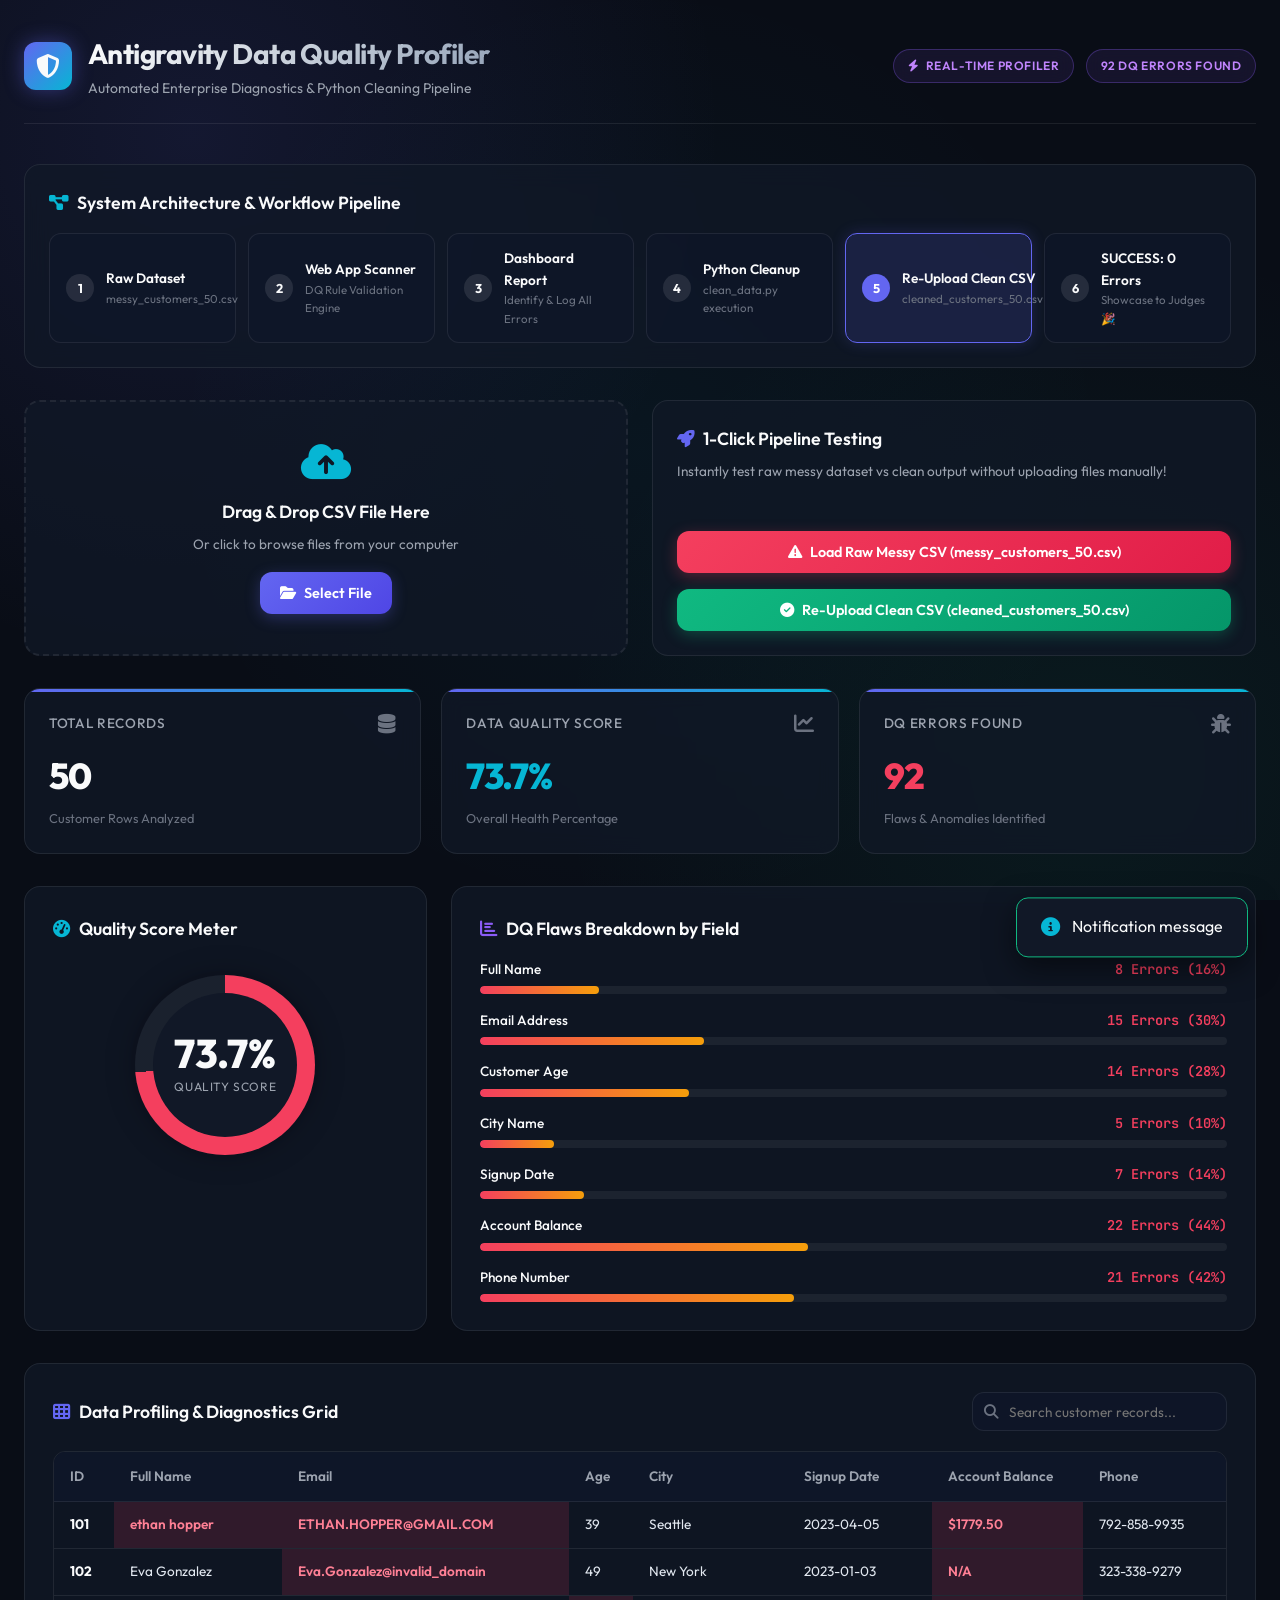
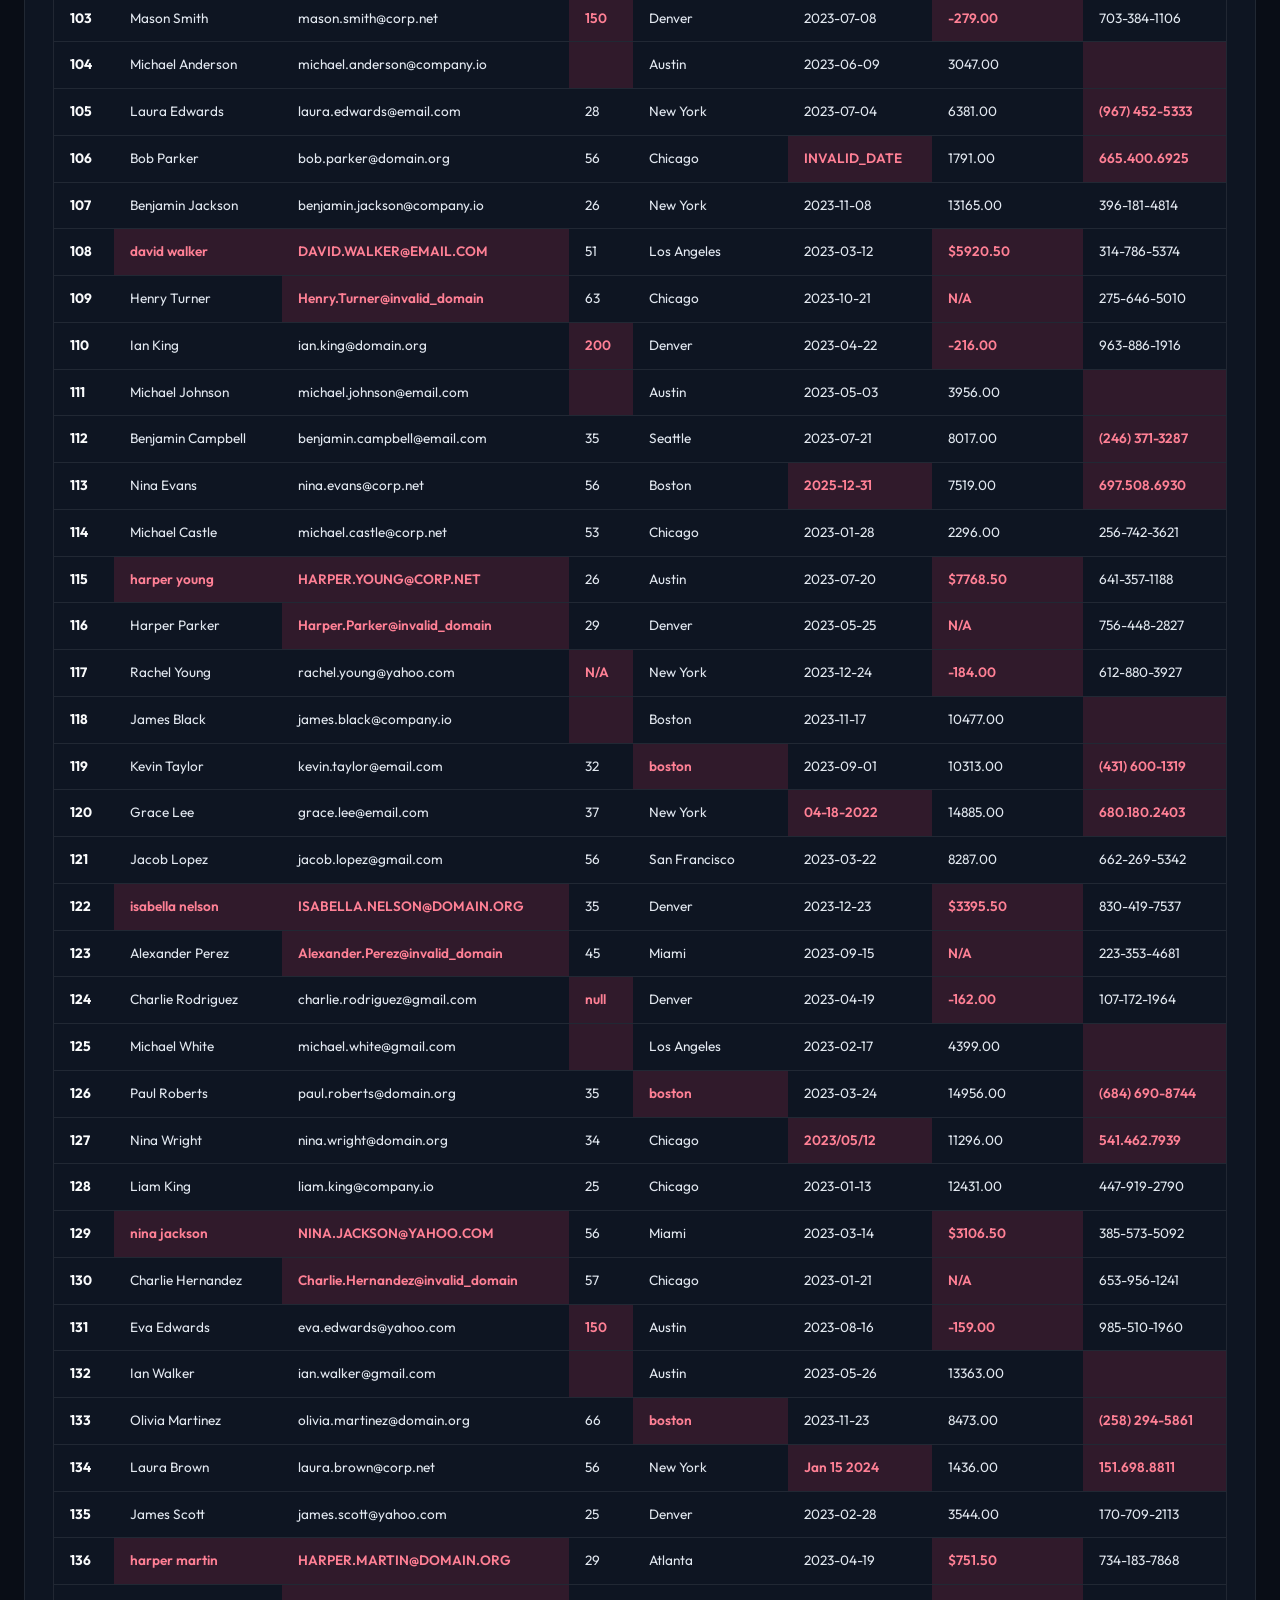
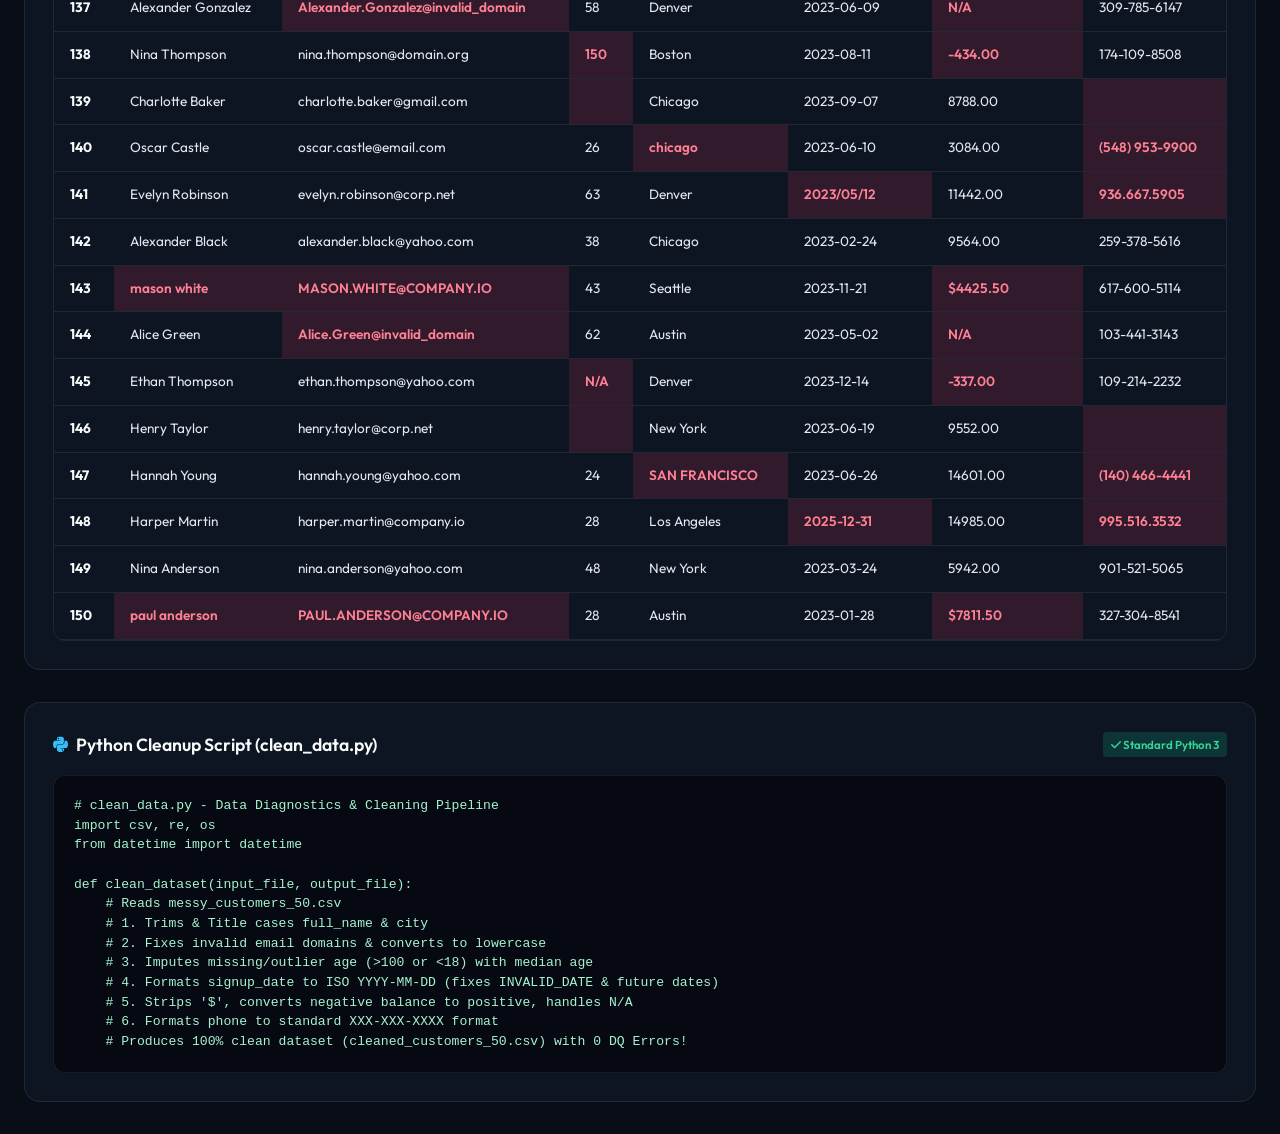
<file: Aditya.a/Data profiler/index.html>
<!DOCTYPE html>
<html lang="en">
<head>
  <meta charset="UTF-8">
  <meta name="viewport" content="width=device-width, initial-scale=1.0">
  <title>Antigravity Data Quality Scanner & Profiler Engine</title>
  <link rel="stylesheet" href="styles.css">
  <link rel="stylesheet" href="https://cdnjs.cloudflare.com/ajax/libs/font-awesome/6.4.0/css/all.min.css">
</head>
<body>
  <div class="app-container">

    <!-- Brand Header -->
    <header class="app-header">
      <div class="brand-wrapper">
        <div class="brand-logo">
          <i class="fa-solid fa-shield-halved"></i>
        </div>
        <div class="brand-text">
          <h1>Antigravity Data Quality Profiler</h1>
          <p>Automated Enterprise Diagnostics & Python Cleaning Pipeline</p>
        </div>
      </div>
      <div class="header-badges">
        <span class="badge badge-purple"><i class="fa-solid fa-bolt"></i> Real-time Profiler</span>
        <span class="badge badge-cyan" id="lblHealthStatus"><i class="fa-solid fa-circle-check"></i> Ready</span>
      </div>
    </header>

    <!-- Workflow Architecture Stepper (As per user request image) -->
    <section class="workflow-section">
      <div class="section-title">
        <i class="fa-solid fa-diagram-project" style="color: var(--accent-cyan);"></i>
        System Architecture & Workflow Pipeline
      </div>
      <div class="stepper">
        <div class="step-card" id="step1Card">
          <div class="step-num">1</div>
          <div class="step-info">
            <h4>Raw Dataset</h4>
            <p>messy_customers_50.csv</p>
          </div>
        </div>
        <div class="step-card" id="step2Card">
          <div class="step-num">2</div>
          <div class="step-info">
            <h4>Web App Scanner</h4>
            <p>DQ Rule Validation Engine</p>
          </div>
        </div>
        <div class="step-card" id="step3Card">
          <div class="step-num">3</div>
          <div class="step-info">
            <h4>Dashboard Report</h4>
            <p>Identify & Log All Errors</p>
          </div>
        </div>
        <div class="step-card" id="step4Card">
          <div class="step-num">4</div>
          <div class="step-info">
            <h4>Python Cleanup</h4>
            <p>clean_data.py execution</p>
          </div>
        </div>
        <div class="step-card" id="step5Card">
          <div class="step-num">5</div>
          <div class="step-info">
            <h4>Re-Upload Clean CSV</h4>
            <p>cleaned_customers_50.csv</p>
          </div>
        </div>
        <div class="step-card" id="step6Card">
          <div class="step-num">6</div>
          <div class="step-info">
            <h4>SUCCESS: 0 Errors</h4>
            <p>Showcase to Judges 🎉</p>
          </div>
        </div>
      </div>
    </section>

    <!-- Upload & Quick Actions Section -->
    <section class="upload-grid">
      <!-- Drag & Drop Zone -->
      <div class="dropzone-card" id="dropzone" onclick="document.getElementById('csvFileInput').click()">
        <i class="fa-solid fa-cloud-arrow-up upload-icon"></i>
        <h3>Drag & Drop CSV File Here</h3>
        <p>Or click to browse files from your computer</p>
        <button class="btn btn-primary"><i class="fa-solid fa-folder-open"></i> Select File</button>
        <input type="file" id="csvFileInput" class="file-input" accept=".csv">
      </div>

      <!-- Quick Action Cards -->
      <div class="quick-load-card">
        <div>
          <div class="section-title" style="margin-bottom: 0.5rem;">
            <i class="fa-solid fa-rocket" style="color: var(--accent-indigo);"></i> 1-Click Pipeline Testing
          </div>
          <p style="font-size: 0.85rem; color: var(--text-secondary);">
            Instantly test raw messy dataset vs clean output without uploading files manually!
          </p>
        </div>
        <div class="quick-actions">
          <button class="btn btn-rose" id="btnLoadMessy">
            <i class="fa-solid fa-triangle-exclamation"></i> Load Raw Messy CSV (messy_customers_50.csv)
          </button>
          <button class="btn btn-emerald" id="btnLoadClean">
            <i class="fa-solid fa-circle-check"></i> Re-Upload Clean CSV (cleaned_customers_50.csv)
          </button>
        </div>
      </div>
    </section>

    <!-- SUCCESS BANNER (Shown when 0 Errors achieved) -->
    <div id="successBanner" class="success-banner hidden">
      <div class="success-banner-info">
        <div class="success-banner-icon">
          <i class="fa-solid fa-trophy"></i>
        </div>
        <div>
          <h2 style="font-size: 1.5rem; font-weight: 800; color: #ECFDF5;">SUCCESS: 100% Data Quality Score!</h2>
          <p style="color: #A7F3D0; font-size: 0.95rem;">0 Data Quality Errors detected across all records! Ready to pitch to the judges!</p>
        </div>
      </div>
      <button class="btn btn-emerald" id="btnDownloadClean">
        <i class="fa-solid fa-download"></i> Download Cleaned CSV
      </button>
    </div>

    <!-- Executive KPI Metrics Cards -->
    <section class="metrics-grid">
      <div class="kpi-card">
        <div class="kpi-header">
          <span class="kpi-title">Total Records</span>
          <i class="fa-solid fa-database kpi-icon"></i>
        </div>
        <div class="kpi-value" id="lblTotalRecords">0</div>
        <div class="kpi-sub">Customer Rows Analyzed</div>
      </div>

      <div class="kpi-card" id="cardDqScore">
        <div class="kpi-header">
          <span class="kpi-title">Data Quality Score</span>
          <i class="fa-solid fa-chart-line kpi-icon"></i>
        </div>
        <div class="kpi-value" id="lblQualityScore" style="color: var(--accent-cyan);">0.0%</div>
        <div class="kpi-sub">Overall Health Percentage</div>
      </div>

      <div class="kpi-card">
        <div class="kpi-header">
          <span class="kpi-title">DQ Errors Found</span>
          <i class="fa-solid fa-bug kpi-icon"></i>
        </div>
        <div class="kpi-value" id="lblTotalErrors" style="color: var(--accent-rose);">0</div>
        <div class="kpi-sub">Flaws & Anomalies Identified</div>
      </div>
    </section>

    <!-- Visual Analytics: Circular Gauge + Error Distribution Chart -->
    <section class="analytics-grid">
      <!-- Quality Score Meter -->
      <div class="analytics-card">
        <div class="section-title">
          <i class="fa-solid fa-gauge-high" style="color: var(--accent-cyan);"></i> Quality Score Meter
        </div>
        <div class="gauge-wrapper">
          <div class="gauge-circle" id="gaugeCircle">
            <div class="gauge-center">
              <div class="gauge-percent" id="gaugePercent">0%</div>
              <div class="gauge-label">Quality Score</div>
            </div>
          </div>
        </div>
      </div>

      <!-- Column Error Breakdown -->
      <div class="analytics-card">
        <div class="section-title">
          <i class="fa-solid fa-chart-bar" style="color: var(--accent-purple);"></i> DQ Flaws Breakdown by Field
        </div>
        <div class="chart-bars" id="chartBars">
          <!-- Populated dynamically -->
        </div>
      </div>
    </section>

    <!-- Data Table & Error Highlight View -->
    <section class="table-section">
      <div class="table-toolbar">
        <div class="section-title" style="margin-bottom: 0;">
          <i class="fa-solid fa-table-cells" style="color: var(--accent-indigo);"></i> Data Profiling & Diagnostics Grid
        </div>
        <div class="search-box">
          <i class="fa-solid fa-magnifying-glass search-icon"></i>
          <input type="text" id="tableSearch" class="search-input" placeholder="Search customer records...">
        </div>
      </div>

      <div class="table-container">
        <table>
          <thead>
            <tr>
              <th>ID</th>
              <th>Full Name</th>
              <th>Email</th>
              <th>Age</th>
              <th>City</th>
              <th>Signup Date</th>
              <th>Account Balance</th>
              <th>Phone</th>
            </tr>
          </thead>
          <tbody id="tableBody">
            <!-- Dynamic rows -->
          </tbody>
        </table>
      </div>
    </section>

    <!-- Python Cleaning Script Reference -->
    <section class="code-section">
      <div class="code-header">
        <div class="section-title" style="margin-bottom: 0;">
          <i class="fa-brands fa-python" style="color: #38BDF8;"></i> Python Cleanup Script (clean_data.py)
        </div>
        <span class="tag-success"><i class="fa-solid fa-check"></i> Standard Python 3</span>
      </div>
      <div class="code-container">
        <pre><code># clean_data.py - Data Diagnostics & Cleaning Pipeline
import csv, re, os
from datetime import datetime

def clean_dataset(input_file, output_file):
    # Reads messy_customers_50.csv
    # 1. Trims & Title cases full_name & city
    # 2. Fixes invalid email domains & converts to lowercase
    # 3. Imputes missing/outlier age (>100 or <18) with median age
    # 4. Formats signup_date to ISO YYYY-MM-DD (fixes INVALID_DATE & future dates)
    # 5. Strips '$', converts negative balance to positive, handles N/A
    # 6. Formats phone to standard XXX-XXX-XXXX format
    # Produces 100% clean dataset (cleaned_customers_50.csv) with 0 DQ Errors!
</code></pre>
      </div>
    </section>

  </div>

  <!-- Toast Notification -->
  <div id="toast" class="toast">
    <i class="fa-solid fa-circle-info" style="color: var(--accent-cyan); font-size: 1.2rem;"></i>
    <span id="toastMsg">Notification message</span>
  </div>

  <script src="app.js"></script>
</body>
</html>
</file>
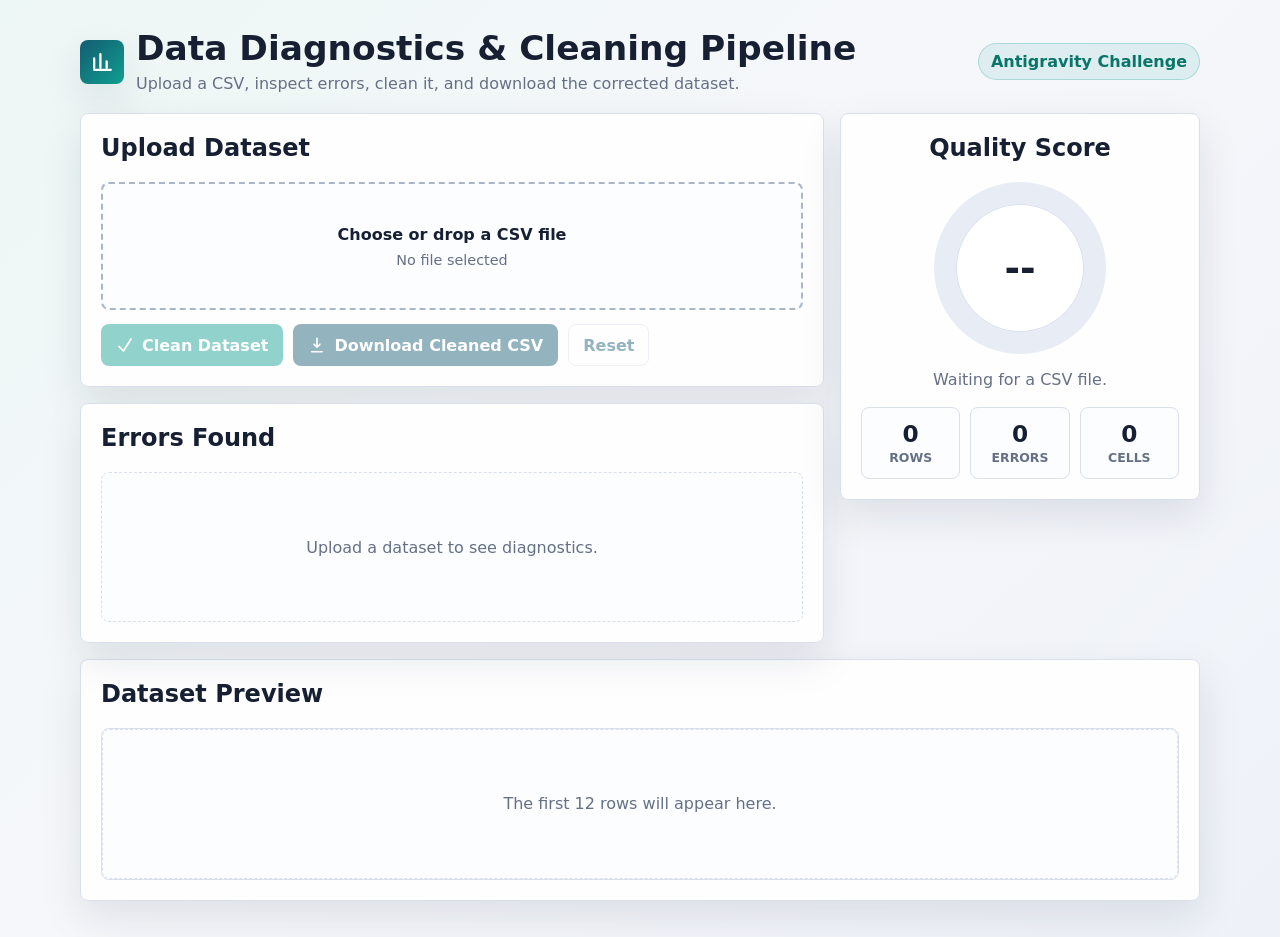
<file: Nayan_Singhania/DataProfiler/index.html>
<!DOCTYPE html>
<html lang="en">
<head>
  <meta charset="UTF-8">
  <meta name="viewport" content="width=device-width, initial-scale=1.0">
  <title>Data Diagnostics & Cleaning Pipeline</title>
  <style>
    :root {
      --bg: #f4f7fb;
      --card: #ffffff;
      --text: #172033;
      --muted: #667085;
      --line: #d9e0ec;
      --primary: #145c72;
      --accent: #0f9f8f;
      --success: #1f9d55;
      --warning: #d97706;
      --danger: #dc2626;
      --soft: #eef6f7;
      --shadow: 0 16px 42px rgba(23, 32, 51, 0.1);
    }

    * { box-sizing: border-box; }

    body {
      margin: 0;
      min-height: 100vh;
      font-family: Inter, system-ui, -apple-system, BlinkMacSystemFont, "Segoe UI", sans-serif;
      color: var(--text);
      background: linear-gradient(135deg, #edf7f5, #f6f7fb 46%, #eef2f8);
    }

    button, input { font: inherit; }

    .app {
      width: min(1120px, calc(100% - 28px));
      margin: 0 auto;
      padding: 28px 0 36px;
    }

    header {
      display: flex;
      justify-content: space-between;
      align-items: center;
      gap: 18px;
      margin-bottom: 18px;
    }

    .brand {
      display: flex;
      align-items: center;
      gap: 12px;
      min-width: 0;
    }

    .logo {
      width: 44px;
      height: 44px;
      display: grid;
      place-items: center;
      color: white;
      border-radius: 8px;
      background: linear-gradient(135deg, var(--primary), var(--accent));
      flex: 0 0 auto;
      box-shadow: var(--shadow);
    }

    h1, h2, p { margin-top: 0; }

    h1 {
      margin-bottom: 4px;
      font-size: clamp(1.45rem, 3vw, 2.15rem);
      letter-spacing: 0;
    }

    .subtitle {
      margin-bottom: 0;
      color: var(--muted);
      line-height: 1.45;
    }

    .tag {
      padding: 8px 12px;
      border: 1px solid rgba(15, 159, 143, 0.25);
      border-radius: 999px;
      background: rgba(15, 159, 143, 0.1);
      color: #087568;
      font-weight: 800;
      white-space: nowrap;
    }

    .grid {
      display: grid;
      grid-template-columns: 1fr 360px;
      gap: 16px;
      align-items: start;
    }

    .card {
      background: rgba(255, 255, 255, 0.94);
      border: 1px solid var(--line);
      border-radius: 8px;
      box-shadow: var(--shadow);
      padding: 20px;
    }

    .upload {
      position: relative;
      display: grid;
      place-items: center;
      min-height: 128px;
      border: 2px dashed #a9b6c8;
      border-radius: 8px;
      background: #fbfdff;
      cursor: pointer;
      text-align: center;
      padding: 20px;
      transition: 160ms ease;
    }

    .upload:hover, .upload.dragging {
      border-color: var(--accent);
      background: var(--soft);
    }

    .upload input {
      position: absolute;
      inset: 0;
      opacity: 0;
      cursor: pointer;
    }

    .file-name {
      margin-top: 8px;
      color: var(--muted);
      font-size: 0.9rem;
    }

    .actions {
      display: flex;
      flex-wrap: wrap;
      gap: 10px;
      margin-top: 14px;
    }

    .btn {
      min-height: 42px;
      border: 1px solid transparent;
      border-radius: 8px;
      padding: 10px 14px;
      cursor: pointer;
      font-weight: 800;
      display: inline-flex;
      align-items: center;
      gap: 8px;
      transition: 150ms ease;
    }

    .btn svg {
      width: 18px;
      height: 18px;
    }

    .btn.primary {
      color: white;
      background: var(--primary);
    }

    .btn.accent {
      color: white;
      background: var(--accent);
    }

    .btn.light {
      color: var(--primary);
      background: white;
      border-color: var(--line);
    }

    .btn:hover { transform: translateY(-1px); }
    .btn:disabled {
      opacity: 0.45;
      cursor: not-allowed;
      transform: none;
    }

    .score-card {
      text-align: center;
    }

    .score {
      width: 172px;
      height: 172px;
      margin: 8px auto 14px;
      border-radius: 50%;
      display: grid;
      place-items: center;
      background: conic-gradient(var(--danger) 0deg, #e8edf5 0deg);
      position: relative;
    }

    .score::after {
      content: "";
      position: absolute;
      width: 128px;
      height: 128px;
      border-radius: 50%;
      background: white;
      box-shadow: inset 0 0 0 1px var(--line);
    }

    .score span {
      position: relative;
      z-index: 1;
      font-size: 2.35rem;
      font-weight: 900;
    }

    .stats {
      display: grid;
      grid-template-columns: repeat(3, 1fr);
      gap: 10px;
      margin-top: 16px;
    }

    .stat {
      border: 1px solid var(--line);
      border-radius: 8px;
      padding: 12px;
      background: #fbfdff;
    }

    .stat strong {
      display: block;
      font-size: 1.45rem;
    }

    .stat span {
      color: var(--muted);
      font-size: 0.78rem;
      font-weight: 800;
      text-transform: uppercase;
    }

    .panel {
      margin-top: 16px;
    }

    .error-list {
      max-height: 390px;
      overflow: auto;
      display: grid;
      gap: 10px;
    }

    .issue {
      padding: 12px;
      border: 1px solid #f2c4c4;
      border-left: 5px solid var(--danger);
      border-radius: 8px;
      background: #fff8f8;
    }

    .issue strong {
      display: block;
      margin-bottom: 4px;
    }

    .issue span {
      color: var(--muted);
      overflow-wrap: anywhere;
      font-size: 0.9rem;
    }

    .empty {
      border: 1px dashed var(--line);
      border-radius: 8px;
      background: #fbfdff;
      color: var(--muted);
      min-height: 150px;
      display: grid;
      place-items: center;
      text-align: center;
      padding: 18px;
    }

    .empty.good {
      color: var(--success);
      font-weight: 800;
    }

    .table-wrap {
      margin-top: 14px;
      border: 1px solid var(--line);
      border-radius: 8px;
      overflow: auto;
      max-height: 350px;
      background: white;
    }

    table {
      width: 100%;
      min-width: 820px;
      border-collapse: collapse;
      font-size: 0.88rem;
    }

    th, td {
      padding: 10px 12px;
      border-bottom: 1px solid #edf1f6;
      text-align: left;
      white-space: nowrap;
    }

    th {
      position: sticky;
      top: 0;
      background: #f2f6fb;
      color: #344054;
      text-transform: uppercase;
      font-size: 0.76rem;
    }

    @media (max-width: 880px) {
      header, .grid { grid-template-columns: 1fr; }
      header { align-items: flex-start; }
      .tag { white-space: normal; }
    }

    @media (max-width: 560px) {
      .app { width: min(100% - 20px, 1120px); padding-top: 18px; }
      .card { padding: 16px; }
      .stats { grid-template-columns: 1fr; }
    }
  </style>
</head>
<body>
  <main class="app">
    <header>
      <div class="brand">
        <div class="logo" aria-hidden="true">
          <svg viewBox="0 0 24 24" width="25" height="25" fill="none">
            <path d="M4 18V9m6 9V5m6 13v-6m4 8H4" stroke="currentColor" stroke-width="2.2" stroke-linecap="round"/>
          </svg>
        </div>
        <div>
          <h1>Data Diagnostics & Cleaning Pipeline</h1>
          <p class="subtitle">Upload a CSV, inspect errors, clean it, and download the corrected dataset.</p>
        </div>
      </div>
      <div class="tag">Antigravity Challenge</div>
    </header>

    <section class="grid">
      <div>
        <div class="card">
          <h2>Upload Dataset</h2>
          <label class="upload" id="dropZone">
            <input type="file" id="fileInput" accept=".csv,text/csv">
            <div>
              <strong>Choose or drop a CSV file</strong>
              <div class="file-name" id="fileName">No file selected</div>
            </div>
          </label>
          <div class="actions">
            <button class="btn accent" id="cleanBtn" disabled>
              <svg viewBox="0 0 24 24" fill="none"><path d="m4 14 6 6L20 4" stroke="currentColor" stroke-width="2.3" stroke-linecap="round" stroke-linejoin="round"/></svg>
              Clean Dataset
            </button>
            <button class="btn primary" id="downloadBtn" disabled>
              <svg viewBox="0 0 24 24" fill="none"><path d="M12 3v12m0 0 4-4m-4 4-4-4M5 21h14" stroke="currentColor" stroke-width="2.2" stroke-linecap="round" stroke-linejoin="round"/></svg>
              Download Cleaned CSV
            </button>
            <button class="btn light" id="resetBtn" disabled>Reset</button>
          </div>
        </div>

        <div class="card panel">
          <h2>Errors Found</h2>
          <div class="error-list" id="errorList">
            <div class="empty">Upload a dataset to see diagnostics.</div>
          </div>
        </div>
      </div>

      <aside class="card score-card">
        <h2>Quality Score</h2>
        <div class="score" id="scoreCircle"><span id="scoreText">--</span></div>
        <p class="subtitle" id="scoreMessage">Waiting for a CSV file.</p>
        <div class="stats">
          <div class="stat"><strong id="rowsCount">0</strong><span>Rows</span></div>
          <div class="stat"><strong id="errorsCount">0</strong><span>Errors</span></div>
          <div class="stat"><strong id="cellsCount">0</strong><span>Cells</span></div>
        </div>
      </aside>
    </section>

    <section class="card panel">
      <h2>Dataset Preview</h2>
      <div class="table-wrap" id="tableWrap">
        <div class="empty">The first 12 rows will appear here.</div>
      </div>
    </section>
  </main>

  <script>
    const COLUMNS = ["customer_id", "full_name", "email", "age", "city", "signup_date", "account_balance", "phone"];
    const EMAIL_RE = /^[a-z0-9._%+-]+@[a-z0-9.-]+\.[a-z]{2,}$/;
    const PHONE_RE = /^[2-9]\d{2}-[2-9]\d{2}-\d{4}$/;
    const DATE_RE = /^\d{4}-\d{2}-\d{2}$/;
    const MONEY_RE = /^\d+(\.\d{2})$/;

    let headers = [];
    let rows = [];
    let issues = [];
    let cleanedRows = [];

    const fileInput = document.getElementById("fileInput");
    const fileName = document.getElementById("fileName");
    const dropZone = document.getElementById("dropZone");
    const cleanBtn = document.getElementById("cleanBtn");
    const downloadBtn = document.getElementById("downloadBtn");
    const resetBtn = document.getElementById("resetBtn");
    const scoreCircle = document.getElementById("scoreCircle");
    const scoreText = document.getElementById("scoreText");
    const scoreMessage = document.getElementById("scoreMessage");
    const rowsCount = document.getElementById("rowsCount");
    const errorsCount = document.getElementById("errorsCount");
    const cellsCount = document.getElementById("cellsCount");
    const errorList = document.getElementById("errorList");
    const tableWrap = document.getElementById("tableWrap");

    fileInput.addEventListener("change", () => {
      if (fileInput.files[0]) readCSV(fileInput.files[0]);
    });

    cleanBtn.addEventListener("click", async () => {
      if (!rows.length) return;

      cleanBtn.disabled = true;
      cleanBtn.textContent = "Cleaning...";

      try {
        const cleanUrl = window.location.protocol === "file:" ? "http://localhost:8000/clean" : "/clean";
        const response = await fetch(cleanUrl, {
          method: "POST",
          headers: { "Content-Type": "text/plain; charset=utf-8" },
          body: rowsToCSV(rows)
        });

        if (!response.ok) {
          throw new Error(await response.text());
        }

        const cleanedCSV = await response.text();
        const parsed = parseCSV(cleanedCSV);
        headers = parsed.headers;
        rows = parsed.rows;
        cleanedRows = parsed.rows;
        issues = diagnose(rows, headers);
        render();
        downloadBtn.disabled = false;
        fileName.textContent = "Cleaned by cleaner.py and ready to download";
      } catch (error) {
        alert("Could not run cleaner.py. Start the server with: python3 cleaner.py serve\n\n" + error.message);
      } finally {
        cleanBtn.disabled = false;
        cleanBtn.innerHTML = `
          <svg viewBox="0 0 24 24" fill="none"><path d="m4 14 6 6L20 4" stroke="currentColor" stroke-width="2.3" stroke-linecap="round" stroke-linejoin="round"/></svg>
          Clean Dataset
        `;
      }
    });

    downloadBtn.addEventListener("click", () => {
      downloadCSV("clean_customers50.csv", rowsToCSV(cleanedRows));
    });

    resetBtn.addEventListener("click", reset);

    ["dragenter", "dragover"].forEach(eventName => {
      dropZone.addEventListener(eventName, event => {
        event.preventDefault();
        dropZone.classList.add("dragging");
      });
    });

    ["dragleave", "drop"].forEach(eventName => {
      dropZone.addEventListener(eventName, event => {
        event.preventDefault();
        dropZone.classList.remove("dragging");
      });
    });

    dropZone.addEventListener("drop", event => {
      const file = event.dataTransfer.files[0];
      if (file) readCSV(file);
    });

    function readCSV(file) {
      const reader = new FileReader();
      reader.onload = () => {
        const parsed = parseCSV(String(reader.result));
        headers = parsed.headers;
        rows = parsed.rows;
        cleanedRows = [];
        issues = diagnose(rows, headers);
        fileName.textContent = file.name;
        cleanBtn.disabled = false;
        downloadBtn.disabled = true;
        resetBtn.disabled = false;
        render();
      };
      reader.readAsText(file);
    }

    function diagnose(data, columnNames) {
      const errors = [];
      const today = new Date();
      today.setHours(0, 0, 0, 0);

      COLUMNS.forEach(column => {
        if (!columnNames.includes(column)) {
          errors.push({ row: 1, column, message: "Missing required column", value: "" });
        }
      });

      data.forEach((row, index) => {
        const rowNumber = index + 2;

        check(rowNumber, "customer_id", row.customer_id, !/^\d+$/.test(clean(row.customer_id)), "Customer ID must be numeric");
        check(rowNumber, "full_name", row.full_name, clean(row.full_name) === "", "Name is missing");
        check(rowNumber, "full_name", row.full_name, clean(row.full_name) !== row.full_name || clean(row.full_name) !== toTitleCase(clean(row.full_name)), "Name must be trimmed and Title Case");
        check(rowNumber, "email", row.email, clean(row.email) === "", "Email is missing");
        check(rowNumber, "email", row.email, clean(row.email) !== clean(row.email).toLowerCase() || clean(row.email).includes("invalid_domain") || !EMAIL_RE.test(clean(row.email)), "Email must be lowercase and valid");

        const ageValue = clean(row.age);
        const age = Number(ageValue);
        check(rowNumber, "age", row.age, ageValue !== "N/A" && (!Number.isInteger(age) || age < 18 || age > 100), "Age must be N/A or an integer from 18 to 100");

        check(rowNumber, "city", row.city, clean(row.city) === "", "City is missing");
        check(rowNumber, "city", row.city, clean(row.city) !== row.city || clean(row.city) !== toTitleCase(clean(row.city)), "City must be trimmed and Title Case");

        const dateValue = clean(row.signup_date);
        const date = parseDate(dateValue);
        check(rowNumber, "signup_date", row.signup_date, dateValue !== "N/A" && (!DATE_RE.test(dateValue) || !date || date > today), "Date must be N/A or valid YYYY-MM-DD and not future");

        const balance = clean(row.account_balance);
        check(rowNumber, "account_balance", row.account_balance, !MONEY_RE.test(balance) || Number(balance) < 0, "Balance must be positive with two decimals");
        const phoneValue = clean(row.phone).toLowerCase();
        check(rowNumber, "phone", row.phone, phoneValue !== "n/a" && !PHONE_RE.test(clean(row.phone)), "Phone must be XXX-XXX-XXXX or N/A");
      });

      return errors;

      function check(row, column, value, failed, message) {
        if (failed) errors.push({ row, column, message, value: value ?? "" });
      }
    }

    function render() {
      const totalCells = rows.length * COLUMNS.length;
      const score = totalCells ? Math.round(((totalCells - issues.length) / totalCells) * 100) : 0;
      const color = score === 100 ? "var(--success)" : score >= 80 ? "var(--warning)" : "var(--danger)";

      scoreCircle.style.background = `conic-gradient(${color} ${score * 3.6}deg, #e8edf5 0deg)`;
      scoreText.textContent = `${score}%`;
      rowsCount.textContent = rows.length;
      errorsCount.textContent = issues.length;
      cellsCount.textContent = totalCells;
      scoreMessage.textContent = issues.length === 0
        ? "Perfect. The dataset has 0 errors."
        : `${issues.length} errors found. Click Clean Dataset to fix them.`;

      renderErrors();
      renderTable(rows);
    }

    function renderErrors() {
      if (!rows.length) {
        errorList.innerHTML = `<div class="empty">Upload a dataset to see diagnostics.</div>`;
        return;
      }

      if (!issues.length) {
        errorList.innerHTML = `<div class="empty good">0 errors found. Clean data is ready.</div>`;
        return;
      }

      errorList.innerHTML = issues.map(issue => `
        <div class="issue">
          <strong>Row ${issue.row} | ${escapeHTML(issue.column)}</strong>
          <span>${escapeHTML(issue.message)}<br>Value: "${escapeHTML(issue.value)}"</span>
        </div>
      `).join("");
    }

    function renderTable(data) {
      if (!data.length) {
        tableWrap.innerHTML = `<div class="empty">The first 12 rows will appear here.</div>`;
        return;
      }

      tableWrap.innerHTML = `
        <table>
          <thead><tr>${COLUMNS.map(column => `<th>${column}</th>`).join("")}</tr></thead>
          <tbody>
            ${data.slice(0, 12).map(row => `
              <tr>${COLUMNS.map(column => `<td>${escapeHTML(row[column] ?? "")}</td>`).join("")}</tr>
            `).join("")}
          </tbody>
        </table>
      `;
    }

    function parseCSV(text) {
      const records = [];
      let row = [];
      let field = "";
      let inQuotes = false;

      for (let i = 0; i < text.length; i++) {
        const char = text[i];
        const next = text[i + 1];

        if (char === '"' && inQuotes && next === '"') {
          field += '"';
          i++;
        } else if (char === '"') {
          inQuotes = !inQuotes;
        } else if (char === "," && !inQuotes) {
          row.push(field);
          field = "";
        } else if ((char === "\n" || char === "\r") && !inQuotes) {
          if (char === "\r" && next === "\n") i++;
          row.push(field);
          if (row.some(value => value.trim() !== "")) records.push(row);
          row = [];
          field = "";
        } else {
          field += char;
        }
      }

      row.push(field);
      if (row.some(value => value.trim() !== "")) records.push(row);

      const parsedHeaders = records[0].map(value => value.trim());
      const parsedRows = records.slice(1).map(values => {
        const rowObject = {};
        parsedHeaders.forEach((header, index) => {
          rowObject[header] = values[index] ?? "";
        });
        return rowObject;
      });

      return { headers: parsedHeaders, rows: parsedRows };
    }

    function rowsToCSV(data) {
      const lines = [COLUMNS.join(",")];
      data.forEach(row => {
        lines.push(COLUMNS.map(column => csvEscape(row[column])).join(","));
      });
      return lines.join("\n");
    }

    function downloadCSV(filename, text) {
      const blob = new Blob([text], { type: "text/csv;charset=utf-8" });
      const url = URL.createObjectURL(blob);
      const link = document.createElement("a");
      link.href = url;
      link.download = filename;
      document.body.appendChild(link);
      link.click();
      link.remove();
      URL.revokeObjectURL(url);
    }

    function reset() {
      headers = [];
      rows = [];
      issues = [];
      cleanedRows = [];
      fileInput.value = "";
      fileName.textContent = "No file selected";
      cleanBtn.disabled = true;
      downloadBtn.disabled = true;
      resetBtn.disabled = true;
      scoreCircle.style.background = "conic-gradient(var(--danger) 0deg, #e8edf5 0deg)";
      scoreText.textContent = "--";
      scoreMessage.textContent = "Waiting for a CSV file.";
      rowsCount.textContent = "0";
      errorsCount.textContent = "0";
      cellsCount.textContent = "0";
      renderErrors();
      renderTable([]);
    }

    function clean(value) {
      return String(value ?? "").trim();
    }

    function toTitleCase(value) {
      return clean(value).toLowerCase().replace(/\b[a-z]/g, char => char.toUpperCase());
    }

    function parseDate(value) {
      if (!DATE_RE.test(value)) return null;
      const [year, month, day] = value.split("-").map(Number);
      const date = new Date(year, month - 1, day);
      if (date.getFullYear() !== year || date.getMonth() !== month - 1 || date.getDate() !== day) return null;
      date.setHours(0, 0, 0, 0);
      return date;
    }

    function csvEscape(value) {
      const text = String(value ?? "");
      return /[",\n]/.test(text) ? `"${text.replace(/"/g, '""')}"` : text;
    }

    function escapeHTML(value) {
      return String(value ?? "")
        .replace(/&/g, "&amp;")
        .replace(/</g, "&lt;")
        .replace(/>/g, "&gt;")
        .replace(/"/g, "&quot;")
        .replace(/'/g, "&#039;");
    }
  </script>
</body>
</html>
</file>
<file: Aditya.a/Data profiler/styles.css>
@import url('https://fonts.googleapis.com/css2?family=Outfit:wght@300;400;500;600;700;800&family=JetBrains+Mono:wght@400;500;600&display=swap');

:root {
  --bg-primary: #090d16;
  --bg-secondary: #111827;
  --bg-card: rgba(17, 24, 39, 0.75);
  --bg-card-hover: rgba(31, 41, 55, 0.85);
  --border-color: rgba(255, 255, 255, 0.08);
  --border-glow: rgba(99, 102, 241, 0.3);
  
  --text-primary: #F9FAFB;
  --text-secondary: #9CA3AF;
  --text-muted: #6B7280;
  
  --accent-cyan: #06B6D4;
  --accent-purple: #8B5CF6;
  --accent-indigo: #6366F1;
  --accent-emerald: #10B981;
  --accent-emerald-glow: rgba(16, 185, 129, 0.4);
  --accent-rose: #F43F5E;
  --accent-amber: #F59E0B;
  
  --font-main: 'Outfit', -apple-system, BlinkMacSystemFont, sans-serif;
  --font-code: 'JetBrains Mono', monospace;
  
  --radius-lg: 16px;
  --radius-md: 12px;
  --radius-sm: 8px;
  --shadow-glow: 0 0 25px rgba(99, 102, 241, 0.15);
}

* {
  margin: 0;
  padding: 0;
  box-sizing: border-box;
}

body {
  background-color: var(--bg-primary);
  color: var(--text-primary);
  font-family: var(--font-main);
  min-height: 100vh;
  line-height: 1.6;
  background-image: 
    radial-gradient(circle at 15% 15%, rgba(99, 102, 241, 0.12) 0%, transparent 40%),
    radial-gradient(circle at 85% 85%, rgba(16, 185, 129, 0.08) 0%, transparent 40%),
    radial-gradient(circle at 50% 50%, rgba(6, 182, 212, 0.05) 0%, transparent 60%);
  background-attachment: fixed;
}

/* Container */
.app-container {
  max-width: 1350px;
  margin: 0 auto;
  padding: 2rem 1.5rem;
}

/* Header */
.app-header {
  display: flex;
  justify-content: space-between;
  align-items: center;
  margin-bottom: 2.5rem;
  padding-bottom: 1.5rem;
  border-bottom: 1px solid var(--border-color);
}

.brand-wrapper {
  display: flex;
  align-items: center;
  gap: 1rem;
}

.brand-logo {
  width: 48px;
  height: 48px;
  background: linear-gradient(135deg, var(--accent-indigo), var(--accent-cyan));
  border-radius: var(--radius-md);
  display: flex;
  align-items: center;
  justify-content: center;
  font-size: 1.5rem;
  box-shadow: 0 0 20px rgba(99, 102, 241, 0.4);
}

.brand-text h1 {
  font-size: 1.75rem;
  font-weight: 700;
  background: linear-gradient(135deg, #FFFFFF 0%, #94A3B8 100%);
  -webkit-background-clip: text;
  -webkit-text-fill-color: transparent;
  letter-spacing: -0.02em;
}

.brand-text p {
  font-size: 0.875rem;
  color: var(--text-secondary);
}

.header-badges {
  display: flex;
  gap: 0.75rem;
}

.badge {
  padding: 0.4rem 0.85rem;
  border-radius: 20px;
  font-size: 0.75rem;
  font-weight: 600;
  letter-spacing: 0.05em;
  text-transform: uppercase;
  display: inline-flex;
  align-items: center;
  gap: 0.4rem;
  border: 1px solid var(--border-color);
  background: var(--bg-card);
  backdrop-filter: blur(10px);
}

.badge-purple {
  border-color: rgba(139, 92, 246, 0.3);
  color: #C084FC;
  background: rgba(139, 92, 246, 0.1);
}

.badge-cyan {
  border-color: rgba(6, 182, 212, 0.3);
  color: #22D3EE;
  background: rgba(6, 182, 212, 0.1);
}

/* Flow Stepper */
.workflow-section {
  background: var(--bg-card);
  border: 1px solid var(--border-color);
  backdrop-filter: blur(12px);
  border-radius: var(--radius-lg);
  padding: 1.5rem;
  margin-bottom: 2rem;
}

.section-title {
  font-size: 1.1rem;
  font-weight: 600;
  margin-bottom: 1rem;
  display: flex;
  align-items: center;
  gap: 0.5rem;
  color: var(--text-primary);
}

.stepper {
  display: grid;
  grid-template-columns: repeat(auto-fit, minmax(180px, 1fr));
  gap: 0.75rem;
}

.step-card {
  background: rgba(15, 23, 42, 0.6);
  border: 1px solid var(--border-color);
  border-radius: var(--radius-md);
  padding: 0.85rem 1rem;
  display: flex;
  align-items: center;
  gap: 0.75rem;
  transition: all 0.3s ease;
}

.step-card.active {
  border-color: var(--accent-indigo);
  background: rgba(99, 102, 241, 0.15);
  box-shadow: 0 0 15px rgba(99, 102, 241, 0.2);
}

.step-card.success {
  border-color: var(--accent-emerald);
  background: rgba(16, 185, 129, 0.15);
  box-shadow: 0 0 15px rgba(16, 185, 129, 0.2);
}

.step-num {
  width: 28px;
  height: 28px;
  border-radius: 50%;
  background: rgba(255, 255, 255, 0.1);
  display: flex;
  align-items: center;
  justify-content: center;
  font-size: 0.8rem;
  font-weight: 700;
  flex-shrink: 0;
}

.step-card.active .step-num {
  background: var(--accent-indigo);
  color: white;
}

.step-card.success .step-num {
  background: var(--accent-emerald);
  color: white;
}

.step-info h4 {
  font-size: 0.85rem;
  font-weight: 600;
  color: var(--text-primary);
}

.step-info p {
  font-size: 0.72rem;
  color: var(--text-muted);
}

/* Upload Section */
.upload-grid {
  display: grid;
  grid-template-columns: 1fr 1fr;
  gap: 1.5rem;
  margin-bottom: 2rem;
}

@media (max-width: 900px) {
  .upload-grid {
    grid-template-columns: 1fr;
  }
}

.dropzone-card {
  background: var(--bg-card);
  border: 2px dashed var(--border-color);
  border-radius: var(--radius-lg);
  padding: 2.5rem 1.5rem;
  text-align: center;
  cursor: pointer;
  transition: all 0.3s ease;
  display: flex;
  flex-direction: column;
  align-items: center;
  justify-content: center;
  min-height: 220px;
}

.dropzone-card:hover, .dropzone-card.dragover {
  border-color: var(--accent-cyan);
  background: rgba(6, 182, 212, 0.08);
  box-shadow: 0 0 30px rgba(6, 182, 212, 0.15);
}

.upload-icon {
  font-size: 2.5rem;
  margin-bottom: 1rem;
  color: var(--accent-cyan);
}

.dropzone-card h3 {
  font-size: 1.1rem;
  font-weight: 600;
  margin-bottom: 0.5rem;
}

.dropzone-card p {
  font-size: 0.85rem;
  color: var(--text-secondary);
  margin-bottom: 1rem;
}

.file-input {
  display: none;
}

.quick-load-card {
  background: var(--bg-card);
  border: 1px solid var(--border-color);
  border-radius: var(--radius-lg);
  padding: 1.5rem;
  display: flex;
  flex-direction: column;
  justify-content: space-between;
}

.quick-actions {
  display: flex;
  flex-direction: column;
  gap: 1rem;
  margin-top: 1rem;
}

.btn {
  padding: 0.75rem 1.25rem;
  border-radius: var(--radius-md);
  font-family: var(--font-main);
  font-size: 0.9rem;
  font-weight: 600;
  border: none;
  cursor: pointer;
  display: inline-flex;
  align-items: center;
  justify-content: center;
  gap: 0.5rem;
  transition: all 0.25s ease;
}

.btn-primary {
  background: linear-gradient(135deg, var(--accent-indigo), #4F46E5);
  color: white;
  box-shadow: 0 4px 15px rgba(99, 102, 241, 0.3);
}

.btn-primary:hover {
  transform: translateY(-2px);
  box-shadow: 0 6px 20px rgba(99, 102, 241, 0.45);
}

.btn-secondary {
  background: rgba(255, 255, 255, 0.06);
  color: var(--text-primary);
  border: 1px solid var(--border-color);
}

.btn-secondary:hover {
  background: rgba(255, 255, 255, 0.12);
  border-color: rgba(255, 255, 255, 0.2);
}

.btn-emerald {
  background: linear-gradient(135deg, var(--accent-emerald), #059669);
  color: white;
  box-shadow: 0 4px 15px rgba(16, 185, 129, 0.3);
}

.btn-emerald:hover {
  transform: translateY(-2px);
  box-shadow: 0 6px 20px rgba(16, 185, 129, 0.45);
}

.btn-rose {
  background: linear-gradient(135deg, var(--accent-rose), #E11D48);
  color: white;
  box-shadow: 0 4px 15px rgba(244, 63, 94, 0.3);
}

/* KPI Summary Cards */
.metrics-grid {
  display: grid;
  grid-template-columns: repeat(auto-fit, minmax(240px, 1fr));
  gap: 1.25rem;
  margin-bottom: 2rem;
}

.kpi-card {
  background: var(--bg-card);
  border: 1px solid var(--border-color);
  border-radius: var(--radius-lg);
  padding: 1.5rem;
  position: relative;
  overflow: hidden;
  backdrop-filter: blur(10px);
}

.kpi-card::before {
  content: '';
  position: absolute;
  top: 0;
  left: 0;
  right: 0;
  height: 3px;
  background: linear-gradient(90deg, var(--accent-indigo), var(--accent-cyan));
}

.kpi-card.success-border::before {
  background: linear-gradient(90deg, var(--accent-emerald), #34D399);
}

.kpi-card.danger-border::before {
  background: linear-gradient(90deg, var(--accent-rose), #FB7185);
}

.kpi-header {
  display: flex;
  justify-content: space-between;
  align-items: center;
  margin-bottom: 0.75rem;
}

.kpi-title {
  font-size: 0.85rem;
  color: var(--text-secondary);
  font-weight: 500;
  text-transform: uppercase;
  letter-spacing: 0.05em;
}

.kpi-icon {
  font-size: 1.25rem;
  color: var(--text-muted);
}

.kpi-value {
  font-size: 2.25rem;
  font-weight: 800;
  letter-spacing: -0.03em;
  margin-bottom: 0.25rem;
}

.kpi-sub {
  font-size: 0.8rem;
  color: var(--text-muted);
}

/* Gauge Chart & Visuals */
.analytics-grid {
  display: grid;
  grid-template-columns: 1fr 2fr;
  gap: 1.5rem;
  margin-bottom: 2rem;
}

@media (max-width: 1000px) {
  .analytics-grid {
    grid-template-columns: 1fr;
  }
}

.analytics-card {
  background: var(--bg-card);
  border: 1px solid var(--border-color);
  border-radius: var(--radius-lg);
  padding: 1.75rem;
  backdrop-filter: blur(12px);
}

.gauge-wrapper {
  display: flex;
  flex-direction: column;
  align-items: center;
  justify-content: center;
  position: relative;
  padding: 1rem 0;
}

.gauge-circle {
  width: 180px;
  height: 180px;
  border-radius: 50%;
  background: conic-gradient(var(--accent-rose) 0deg, rgba(255,255,255,0.05) 0deg);
  display: flex;
  align-items: center;
  justify-content: center;
  position: relative;
  transition: background 1s cubic-bezier(0.4, 0, 0.2, 1);
  box-shadow: 0 0 30px rgba(0,0,0,0.3);
}

.gauge-circle::before {
  content: '';
  width: 144px;
  height: 144px;
  border-radius: 50%;
  background: var(--bg-secondary);
  position: absolute;
}

.gauge-center {
  position: relative;
  z-index: 2;
  text-align: center;
}

.gauge-percent {
  font-size: 2.5rem;
  font-weight: 800;
  line-height: 1;
}

.gauge-label {
  font-size: 0.75rem;
  color: var(--text-secondary);
  text-transform: uppercase;
  margin-top: 0.25rem;
  letter-spacing: 0.05em;
}

/* Error Distribution Bar Chart */
.chart-bars {
  display: flex;
  flex-direction: column;
  gap: 1rem;
  margin-top: 1rem;
}

.bar-item {
  display: flex;
  flex-direction: column;
  gap: 0.35rem;
}

.bar-info {
  display: flex;
  justify-content: space-between;
  font-size: 0.85rem;
}

.bar-name {
  color: var(--text-primary);
  font-weight: 500;
}

.bar-count {
  color: var(--accent-rose);
  font-weight: 600;
  font-family: var(--font-code);
}

.bar-track {
  height: 8px;
  background: rgba(255, 255, 255, 0.06);
  border-radius: 4px;
  overflow: hidden;
}

.bar-fill {
  height: 100%;
  background: linear-gradient(90deg, var(--accent-rose), var(--accent-amber));
  border-radius: 4px;
  transition: width 0.8s cubic-bezier(0.4, 0, 0.2, 1);
  width: 0%;
}

.bar-fill.clean {
  background: linear-gradient(90deg, var(--accent-emerald), #34D399);
}

/* Data Table & Error Logs */
.table-section {
  background: var(--bg-card);
  border: 1px solid var(--border-color);
  border-radius: var(--radius-lg);
  padding: 1.75rem;
  margin-bottom: 2rem;
  backdrop-filter: blur(12px);
}

.table-toolbar {
  display: flex;
  justify-content: space-between;
  align-items: center;
  gap: 1rem;
  margin-bottom: 1.25rem;
  flex-wrap: wrap;
}

.tab-group {
  display: flex;
  gap: 0.5rem;
  background: rgba(15, 23, 42, 0.8);
  padding: 0.25rem;
  border-radius: var(--radius-md);
  border: 1px solid var(--border-color);
}

.tab-btn {
  padding: 0.5rem 1rem;
  border-radius: var(--radius-sm);
  background: transparent;
  border: none;
  color: var(--text-secondary);
  font-size: 0.85rem;
  font-weight: 500;
  cursor: pointer;
  transition: all 0.2s ease;
}

.tab-btn.active {
  background: var(--accent-indigo);
  color: white;
}

.search-box {
  position: relative;
  min-width: 250px;
}

.search-input {
  width: 100%;
  padding: 0.6rem 1rem 0.6rem 2.25rem;
  background: rgba(15, 23, 42, 0.8);
  border: 1px solid var(--border-color);
  border-radius: var(--radius-md);
  color: var(--text-primary);
  font-family: var(--font-main);
  font-size: 0.85rem;
}

.search-input:focus {
  outline: none;
  border-color: var(--accent-cyan);
}

.search-icon {
  position: absolute;
  left: 0.75rem;
  top: 50%;
  transform: translateY(-50%);
  color: var(--text-muted);
  font-size: 0.9rem;
}

/* Table styling */
.table-container {
  overflow-x: auto;
  border-radius: var(--radius-md);
  border: 1px solid var(--border-color);
}

table {
  width: 100%;
  border-collapse: collapse;
  text-align: left;
  font-size: 0.85rem;
}

th {
  background: rgba(15, 23, 42, 0.9);
  padding: 0.85rem 1rem;
  font-weight: 600;
  color: var(--text-secondary);
  border-bottom: 1px solid var(--border-color);
  white-space: nowrap;
}

td {
  padding: 0.75rem 1rem;
  border-bottom: 1px solid var(--border-color);
  color: var(--text-primary);
}

tr:hover {
  background: rgba(255, 255, 255, 0.02);
}

.cell-error {
  background: rgba(244, 63, 94, 0.15) !important;
  color: #FF8095 !important;
  font-weight: 600;
  position: relative;
}

.cell-clean {
  color: #E2E8F0;
}

.tag-error {
  display: inline-block;
  padding: 0.2rem 0.5rem;
  border-radius: 4px;
  background: rgba(244, 63, 94, 0.2);
  color: #FF6B81;
  font-size: 0.72rem;
  font-weight: 600;
}

.tag-success {
  display: inline-block;
  padding: 0.2rem 0.5rem;
  border-radius: 4px;
  background: rgba(16, 185, 129, 0.2);
  color: #34D399;
  font-size: 0.72rem;
  font-weight: 600;
}

/* Code View Section */
.code-section {
  background: var(--bg-card);
  border: 1px solid var(--border-color);
  border-radius: var(--radius-lg);
  padding: 1.75rem;
  backdrop-filter: blur(12px);
}

.code-header {
  display: flex;
  justify-content: space-between;
  align-items: center;
  margin-bottom: 1rem;
}

.code-container {
  background: #060911;
  border: 1px solid var(--border-color);
  border-radius: var(--radius-md);
  padding: 1.25rem;
  max-height: 350px;
  overflow-y: auto;
  font-family: var(--font-code);
  font-size: 0.82rem;
  color: #A7F3D0;
  line-height: 1.5;
}

/* Toast Notification */
.toast {
  position: fixed;
  bottom: 2rem;
  right: 2rem;
  background: var(--bg-secondary);
  border: 1px solid var(--accent-emerald);
  box-shadow: 0 10px 30px rgba(0,0,0,0.5);
  padding: 1rem 1.5rem;
  border-radius: var(--radius-md);
  display: flex;
  align-items: center;
  gap: 0.75rem;
  z-index: 1000;
  transform: translateY(150%);
  transition: transform 0.4s cubic-bezier(0.175, 0.885, 0.32, 1.275);
}

.toast.show {
  transform: translateY(0);
}

/* Success Banner when 0 Errors */
.success-banner {
  background: linear-gradient(135deg, rgba(16, 185, 129, 0.2), rgba(6, 182, 212, 0.2));
  border: 1px solid var(--accent-emerald);
  border-radius: var(--radius-lg);
  padding: 1.5rem 2rem;
  margin-bottom: 2rem;
  display: flex;
  align-items: center;
  justify-content: space-between;
  box-shadow: 0 0 30px var(--accent-emerald-glow);
  animation: pulse-border 2s infinite alternate;
}

@keyframes pulse-border {
  0% { box-shadow: 0 0 15px rgba(16, 185, 129, 0.2); }
  100% { box-shadow: 0 0 35px rgba(16, 185, 129, 0.5); }
}

.success-banner-info {
  display: flex;
  align-items: center;
  gap: 1.25rem;
}

.success-banner-icon {
  font-size: 2.5rem;
  background: var(--accent-emerald);
  color: white;
  width: 56px;
  height: 56px;
  border-radius: 50%;
  display: flex;
  align-items: center;
  justify-content: center;
}

.hidden {
  display: none !important;
}
</file>
